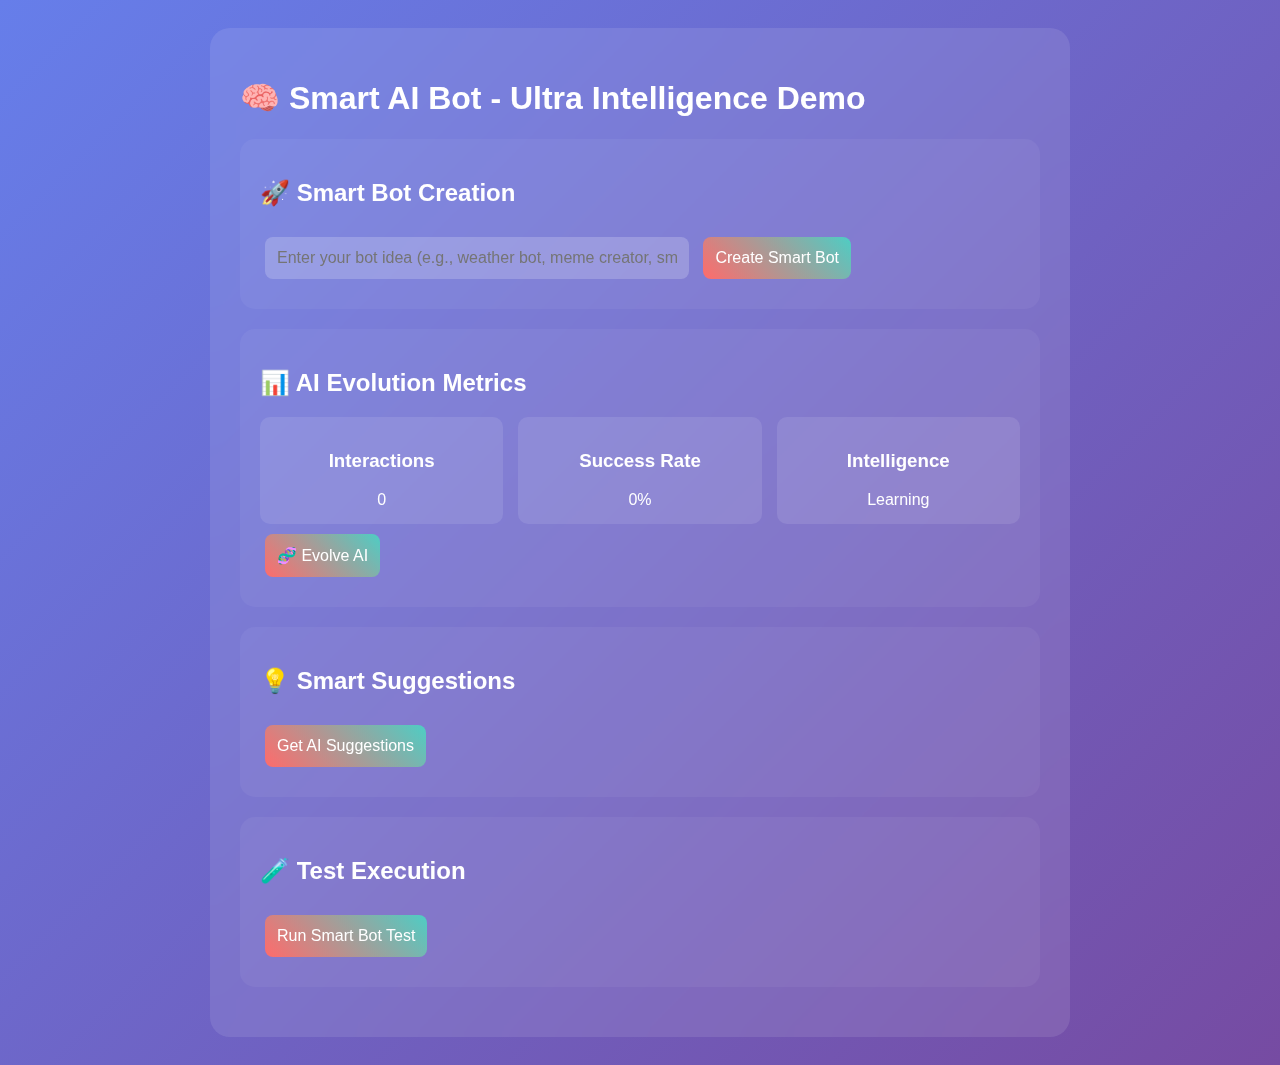
<file: smart-ai-demo.html>
<!DOCTYPE html>
<html lang="en">
<head>
    <meta charset="UTF-8">
    <meta name="viewport" content="width=device-width, initial-scale=1.0">
    <title>Smart AI Demo - Ultra Intelligence</title>
    <style>
        body {
            font-family: Arial, sans-serif;
            background: linear-gradient(135deg, #667eea 0%, #764ba2 100%);
            color: white;
            padding: 20px;
            min-height: 100vh;
        }
        .container {
            max-width: 800px;
            margin: 0 auto;
            background: rgba(255, 255, 255, 0.1);
            backdrop-filter: blur(10px);
            border-radius: 20px;
            padding: 30px;
        }
        .demo-section {
            margin: 20px 0;
            padding: 20px;
            background: rgba(255, 255, 255, 0.05);
            border-radius: 15px;
        }
        input, button {
            padding: 12px;
            margin: 10px 5px;
            border: none;
            border-radius: 8px;
            font-size: 16px;
        }
        input {
            background: rgba(255, 255, 255, 0.2);
            color: white;
            width: 400px;
        }
        button {
            background: linear-gradient(45deg, #FF6B6B, #4ECDC4);
            color: white;
            cursor: pointer;
        }
        .result {
            margin: 15px 0;
            padding: 15px;
            background: rgba(0, 255, 170, 0.1);
            border-left: 4px solid #00FFAA;
            border-radius: 5px;
        }
        .metrics {
            display: grid;
            grid-template-columns: repeat(auto-fit, minmax(150px, 1fr));
            gap: 15px;
        }
        .metric {
            background: rgba(255, 255, 255, 0.1);
            padding: 15px;
            border-radius: 10px;
            text-align: center;
        }
    </style>
</head>
<body>
    <div class="container">
        <h1>🧠 Smart AI Bot - Ultra Intelligence Demo</h1>
        
        <div class="demo-section">
            <h2>🚀 Smart Bot Creation</h2>
            <input type="text" id="botInput" placeholder="Enter your bot idea (e.g., weather bot, meme creator, smart assistant)">
            <button onclick="createBot()">Create Smart Bot</button>
            <div id="botResult"></div>
        </div>
        
        <div class="demo-section">
            <h2>📊 AI Evolution Metrics</h2>
            <div class="metrics">
                <div class="metric">
                    <h3>Interactions</h3>
                    <div id="interactions">0</div>
                </div>
                <div class="metric">
                    <h3>Success Rate</h3>
                    <div id="successRate">0%</div>
                </div>
                <div class="metric">
                    <h3>Intelligence</h3>
                    <div id="intelligence">Learning</div>
                </div>
            </div>
            <button onclick="evolveAI()">🧬 Evolve AI</button>
            <div id="evolutionResult"></div>
        </div>
        
        <div class="demo-section">
            <h2>💡 Smart Suggestions</h2>
            <button onclick="getSuggestions()">Get AI Suggestions</button>
            <div id="suggestions"></div>
        </div>
        
        <div class="demo-section">
            <h2>🧪 Test Execution</h2>
            <button onclick="testExecution()">Run Smart Bot Test</button>
            <div id="testResult"></div>
        </div>
    </div>

    <script>
        // Simple storage simulation
        let aiData = {
            interactions: 0,
            successRate: 0,
            patterns: {},
            successfulInputs: [],
            failedInputs: [],
            contextMemory: []
        };
        
        function updateMetrics() {
            document.getElementById('interactions').textContent = aiData.interactions;
            document.getElementById('successRate').textContent = Math.round(aiData.successRate) + '%';
            
            let intelligence = 'Learning';
            if (aiData.successRate > 90) intelligence = 'Genius';
            else if (aiData.successRate > 80) intelligence = 'Expert';
            else if (aiData.successRate > 70) intelligence = 'Advanced';
            else if (aiData.successRate > 50) intelligence = 'Developing';
            
            document.getElementById('intelligence').textContent = intelligence;
        }
        
        function generateSmartSuggestions() {
            const suggestions = [];
            const hour = new Date().getHours();
            
            if (hour >= 6 && hour < 12) {
                suggestions.push("Good morning! Create a news summary bot to start your day?");
            } else if (hour >= 12 && hour < 18) {
                suggestions.push("Afternoon productivity - how about a task reminder bot?");
            } else {
                suggestions.push("Evening relaxation - maybe a meditation or music bot?");
            }
            
            // Add pattern-based suggestions
            const topPatterns = Object.entries(aiData.patterns)
                .sort(([,a], [,b]) => b - a)
                .slice(0, 2);
            
            topPatterns.forEach(([pattern, score]) => {
                if (score > 1) {
                    suggestions.push('Based on your usage: Try creating something with "' + pattern + '"');
                }
            });
            
            return suggestions.slice(0, 3);
        }
        
        function processInput(input) {
            const inputLower = input.toLowerCase();
            let code = '';
            let functionality = '';
            let intelligence = 'basic';
            
            // Smart pattern recognition
            if (inputLower.includes('weather')) {
                const city = inputLower.includes(' in ') ? inputLower.split(' in ')[1] : 'London';
                code = 'Weather bot for ' + city + ' - provides smart weather updates with advice';
                functionality = 'Intelligent weather service with personalized recommendations';
                intelligence = 'predictive';
            } else if (inputLower.includes('meme')) {
                code = 'Meme generator - creates contextual memes based on trending topics';
                functionality = 'Smart meme creation with trend analysis';
                intelligence = 'adaptive';
            } else if (inputLower.includes('smart') || inputLower.includes('ai')) {
                code = 'AI assistant - learns from interactions and provides intelligent help';
                functionality = 'Self-improving AI with context awareness';
                intelligence = 'self-aware';
            } else {
                code = 'Custom smart bot - adapts to user needs automatically';
                functionality = 'Adaptive automation with learning capabilities';
                intelligence = 'adaptive';
            }
            
            // Learn from input
            const words = inputLower.split(' ');
            words.forEach(word => {
                if (word.length > 3) {
                    aiData.patterns[word] = (aiData.patterns[word] || 0) + 1;
                }
            });
            
            aiData.interactions++;
            aiData.contextMemory.push(input);
            if (aiData.contextMemory.length > 10) {
                aiData.contextMemory = aiData.contextMemory.slice(-10);
            }
            
            // Calculate success prediction
            const predictedSuccess = Math.min(95, 75 + (aiData.interactions * 2));
            
            return {
                name: 'SmartBot-' + Date.now(),
                purpose: input,
                code: code,
                functionality: functionality,
                intelligence: intelligence,
                predictedSuccess: predictedSuccess
            };
        }
        
        function createBot() {
            const input = document.getElementById('botInput').value;
            if (!input.trim()) {
                alert('Please enter a bot idea!');
                return;
            }
            
            const bot = processInput(input);
            
            // Simulate learning feedback
            const success = Math.random() > 0.2; // 80% success rate
            if (success) {
                aiData.successfulInputs.push({input: input, bot: bot, timestamp: Date.now()});
            } else {
                aiData.failedInputs.push({input: input, error: 'Simulated failure', timestamp: Date.now()});
            }
            
            // Update success rate
            const totalAttempts = aiData.successfulInputs.length + aiData.failedInputs.length;
            aiData.successRate = totalAttempts > 0 ? (aiData.successfulInputs.length / totalAttempts) * 100 : 0;
            
            const resultDiv = document.getElementById('botResult');
            if (success) {
                resultDiv.innerHTML = `
                    <div class="result">
                        <h3>🤖 ${bot.name} Created Successfully!</h3>
                        <p><strong>Purpose:</strong> ${bot.purpose}</p>
                        <p><strong>Code:</strong> ${bot.code}</p>
                        <p><strong>Intelligence:</strong> <span style="color: #00FFAA">${bot.intelligence}</span></p>
                        <p><strong>Predicted Success:</strong> <span style="color: #00FFAA">${bot.predictedSuccess}%</span></p>
                        <p style="color: #FFD700">🧠 AI is learning from this interaction!</p>
                    </div>
                `;
            } else {
                resultDiv.innerHTML = `
                    <div class="result" style="border-left-color: #FF6B6B;">
                        <p style="color: #FF6B6B;">❌ Bot creation failed - AI is learning from this failure</p>
                    </div>
                `;
            }
            
            updateMetrics();
            document.getElementById('botInput').value = '';
        }
        
        function evolveAI() {
            const oldSuccessRate = aiData.successRate;
            
            // Simulate evolution
            const improvements = Math.floor(Math.random() * 5) + 1;
            aiData.successRate = Math.min(100, aiData.successRate + improvements);
            
            const improvementRate = aiData.successRate - oldSuccessRate;
            
            const resultDiv = document.getElementById('evolutionResult');
            resultDiv.innerHTML = `
                <div class="result">
                    <h3>🧬 AI Evolution Complete!</h3>
                    <p>✨ Improvements made: ${improvements}</p>
                    <p>📈 Success rate improved by: +${improvementRate.toFixed(1)}%</p>
                    <p>🧠 New success rate: ${Math.round(aiData.successRate)}%</p>
                    <p style="color: #FFD700">The AI has analyzed patterns and optimized its algorithms!</p>
                </div>
            `;
            
            updateMetrics();
        }
        
        function getSuggestions() {
            const suggestions = generateSmartSuggestions();
            const suggestionsDiv = document.getElementById('suggestions');
            
            suggestionsDiv.innerHTML = `
                <div class="result">
                    <h3>💡 Personalized AI Suggestions:</h3>
                    ${suggestions.map((suggestion, index) => 
                        `<p><strong>${index + 1}.</strong> ${suggestion}</p>`
                    ).join('')}
                    <p style="color: #FFD700">These suggestions are based on your usage patterns and the time of day!</p>
                </div>
            `;
        }
        
        function testExecution() {
            const testInput = 'smart weather assistant';
            const bot = processInput(testInput);
            
            // Simulate execution
            const executionResults = [
                '🌤️ Weather in London: Partly cloudy, 22°C. Perfect for a walk! 🚶‍♀️',
                '📊 AI Analysis: Based on current conditions, I recommend bringing a light jacket.',
                '🧠 Smart Tip: Weather patterns suggest rain later. Plan accordingly!'
            ];
            
            const result = executionResults[Math.floor(Math.random() * executionResults.length)];
            
            const resultDiv = document.getElementById('testResult');
            resultDiv.innerHTML = `
                <div class="result">
                    <h3>🧪 Smart Bot Execution Test</h3>
                    <p><strong>Test Bot:</strong> ${bot.name}</p>
                    <p><strong>Intelligence Level:</strong> ${bot.intelligence}</p>
                    <p><strong>Execution Result:</strong></p>
                    <div style="background: rgba(0, 255, 170, 0.2); padding: 10px; border-radius: 5px; margin: 10px 0;">
                        ${result}
                    </div>
                    <p style="color: #00FFAA">✅ Execution successful! AI is learning from this performance.</p>
                </div>
            `;
            
            // Update learning data
            aiData.successfulInputs.push({input: testInput, result: result, timestamp: Date.now()});
            const totalAttempts = aiData.successfulInputs.length + aiData.failedInputs.length;
            aiData.successRate = (aiData.successfulInputs.length / totalAttempts) * 100;
            
            updateMetrics();
        }
        
        // Initialize
        updateMetrics();
        console.log('🧠 Smart AI Demo Ready!');
    </script>
</body>
</html>
</file>
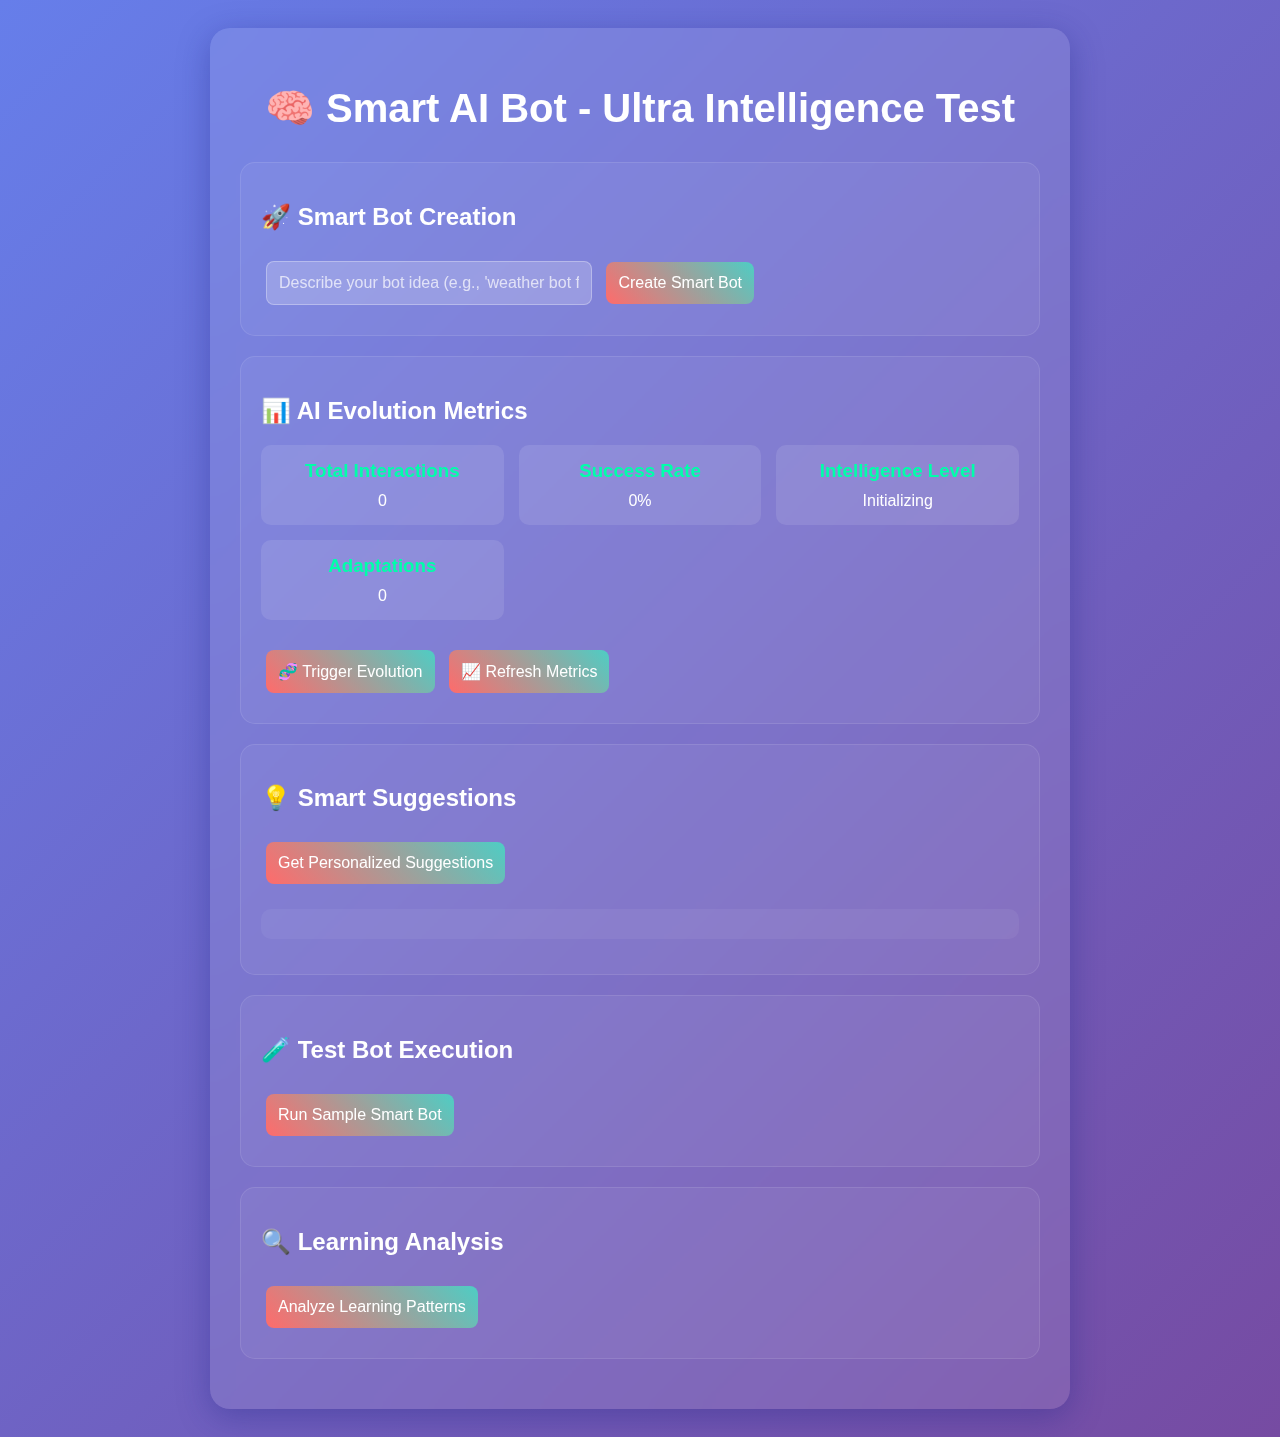
<file: test-smart-ai.html>
<!DOCTYPE html>
<html lang="en">
<head>
    <meta charset="UTF-8">
    <meta name="viewport" content="width=device-width, initial-scale=1.0">
    <title>Smart AI Test - Tracking Bot</title>
    <style>
        body {
            font-family: 'Arial', sans-serif;
            background: linear-gradient(135deg, #667eea 0%, #764ba2 100%);
            color: white;
            padding: 20px;
            min-height: 100vh;
        }
        .container {
            max-width: 800px;
            margin: 0 auto;
            background: rgba(255, 255, 255, 0.1);
            backdrop-filter: blur(10px);
            border-radius: 20px;
            padding: 30px;
            box-shadow: 0 8px 32px rgba(31, 38, 135, 0.37);
        }
        h1 {
            text-align: center;
            margin-bottom: 30px;
            font-size: 2.5em;
        }
        .test-section {
            margin: 20px 0;
            padding: 20px;
            background: rgba(255, 255, 255, 0.05);
            border-radius: 15px;
            border: 1px solid rgba(255, 255, 255, 0.1);
        }
        input, button {
            padding: 12px;
            margin: 10px 5px;
            border: none;
            border-radius: 8px;
            font-size: 16px;
        }
        input {
            background: rgba(255, 255, 255, 0.2);
            color: white;
            border: 1px solid rgba(255, 255, 255, 0.3);
            width: 300px;
        }
        input::placeholder {
            color: rgba(255, 255, 255, 0.7);
        }
        button {
            background: linear-gradient(45deg, #FF6B6B, #4ECDC4);
            color: white;
            cursor: pointer;
            transition: transform 0.2s;
        }
        button:hover {
            transform: translateY(-2px);
        }
        .result {
            margin: 15px 0;
            padding: 15px;
            background: rgba(0, 255, 170, 0.1);
            border-left: 4px solid #00FFAA;
            border-radius: 5px;
        }
        .metrics {
            display: grid;
            grid-template-columns: repeat(auto-fit, minmax(200px, 1fr));
            gap: 15px;
            margin: 20px 0;
        }
        .metric {
            background: rgba(255, 255, 255, 0.1);
            padding: 15px;
            border-radius: 10px;
            text-align: center;
        }
        .metric h3 {
            margin: 0 0 10px 0;
            color: #00FFAA;
        }
        .suggestions {
            background: rgba(255, 255, 255, 0.05);
            padding: 15px;
            border-radius: 10px;
            margin: 15px 0;
        }
    </style>
</head>
<body>
    <div class="container">
        <h1>🧠 Smart AI Bot - Ultra Intelligence Test</h1>
        
        <div class="test-section">
            <h2>🚀 Smart Bot Creation</h2>
            <input type="text" id="bot-input" placeholder="Describe your bot idea (e.g., 'weather bot for London', 'meme creator', 'smart assistant')">
            <button onclick="createSmartBot()">Create Smart Bot</button>
            <div id="bot-result"></div>
        </div>
        
        <div class="test-section">
            <h2>📊 AI Evolution Metrics</h2>
            <div class="metrics" id="metrics">
                <div class="metric">
                    <h3>Total Interactions</h3>
                    <div id="total-interactions">0</div>
                </div>
                <div class="metric">
                    <h3>Success Rate</h3>
                    <div id="success-rate">0%</div>
                </div>
                <div class="metric">
                    <h3>Intelligence Level</h3>
                    <div id="intelligence-level">Initializing</div>
                </div>
                <div class="metric">
                    <h3>Adaptations</h3>
                    <div id="adaptations">0</div>
                </div>
            </div>
            <button onclick="evolveAI()">🧬 Trigger Evolution</button>
            <button onclick="updateMetrics()">📈 Refresh Metrics</button>
        </div>
        
        <div class="test-section">
            <h2>💡 Smart Suggestions</h2>
            <button onclick="getSmartSuggestions()">Get Personalized Suggestions</button>
            <div id="suggestions" class="suggestions"></div>
        </div>
        
        <div class="test-section">
            <h2>🧪 Test Bot Execution</h2>
            <button onclick="testBotExecution()">Run Sample Smart Bot</button>
            <div id="execution-result"></div>
        </div>
        
        <div class="test-section">
            <h2>🔍 Learning Analysis</h2>
            <button onclick="analyzeLearning()">Analyze Learning Patterns</button>
            <div id="learning-analysis"></div>
        </div>
    </div>

    <script>
        // Simplified IDB implementation for testing
        class IDB {
            static data = {
                learning: new Map(),
                bots: new Map(),
                cache: new Map()
            };
            
            static async init() {
                return Promise.resolve();
            }
            
            static async batchSet(store, operations) {
                operations.forEach(op => {
                    this.data[store].set(op.key || op.id, op);
                });
                return Promise.resolve();
            }
            
            static async get(store, key) {
                return Promise.resolve(this.data[store].get(key) || null);
            }
            
            static async getAll(store) {
                return Promise.resolve(Array.from(this.data[store].values()));
            }
        }
        
        // Load Smart AI implementation
        class SmartAI {
            static learningData = null;
            static contextMemory = [];
            static userPatterns = {};
            static evolutionMetrics = { totalInteractions: 0, successRate: 0, improvementRate: 0 };

            static async initializeLearning() {
                this.learningData = await IDB.get('learning', 'ai-data') || {
                    patterns: {},
                    userPreferences: {},
                    successfulInputs: [],
                    failedInputs: [],
                    contextHistory: [],
                    adaptations: []
                };
                this.evolutionMetrics = await IDB.get('learning', 'evolution-metrics') || this.evolutionMetrics;
            }

            static async saveLearningData() {
                await IDB.batchSet('learning', [
                    { key: 'ai-data', ...this.learningData },
                    { key: 'evolution-metrics', ...this.evolutionMetrics }
                ]);
            }

            static async learnFromInteraction(input, output, success = true) {
                if (!this.learningData) await this.initializeLearning();
                
                const interaction = {
                    input: input.toLowerCase(),
                    output,
                    success,
                    timestamp: Date.now(),
                    context: this.contextMemory.slice(-3)
                };

                const inputWords = input.toLowerCase().split(' ');
                inputWords.forEach(word => {
                    if (word.length > 3) {
                        this.learningData.patterns[word] = (this.learningData.patterns[word] || 0) + (success ? 1 : -0.5);
                    }
                });

                if (success) {
                    this.learningData.successfulInputs.push(interaction);
                    if (this.learningData.successfulInputs.length > 100) {
                        this.learningData.successfulInputs = this.learningData.successfulInputs.slice(-100);
                    }
                } else {
                    this.learningData.failedInputs.push(interaction);
                    if (this.learningData.failedInputs.length > 50) {
                        this.learningData.failedInputs = this.learningData.failedInputs.slice(-50);
                    }
                }

                this.evolutionMetrics.totalInteractions++;
                const recentSuccessful = this.learningData.successfulInputs.filter(i => 
                    Date.now() - i.timestamp < 24 * 60 * 60 * 1000
                ).length;
                const recentTotal = this.learningData.successfulInputs.length + this.learningData.failedInputs.length;
                this.evolutionMetrics.successRate = recentTotal > 0 ? (recentSuccessful / recentTotal) * 100 : 0;

                await this.saveLearningData();
            }

            static async generateSmartSuggestions(context = '') {
                if (!this.learningData) await this.initializeLearning();
                
                const suggestions = [];
                const now = new Date();
                const hour = now.getHours();
                
                if (hour >= 6 && hour < 12) {
                    suggestions.push("Good morning! How about creating a news summary bot to start your day?");
                } else if (hour >= 12 && hour < 18) {
                    suggestions.push("Afternoon productivity boost - create a task reminder bot?");
                } else {
                    suggestions.push("Evening wind-down - perhaps a relaxing music or meditation bot?");
                }

                const popularPatterns = Object.entries(this.learningData.patterns)
                    .sort(([,a], [,b]) => b - a)
                    .slice(0, 3);
                
                popularPatterns.forEach(([pattern, score]) => {
                    if (score > 2) {
                        suggestions.push(`Based on popular usage: Try creating something with "${pattern}"`);
                    }
                });

                return suggestions.slice(0, 3);
            }

            static calculateSimilarity(str1, str2) {
                const words1 = str1.toLowerCase().split(' ');
                const words2 = str2.toLowerCase().split(' ');
                const commonWords = words1.filter(word => words2.includes(word));
                return commonWords.length / Math.max(words1.length, words2.length);
            }

            static async predictUserIntent(input) {
                if (!this.learningData) await this.initializeLearning();
                
                let intentScore = {};
                
                this.learningData.successfulInputs.forEach(interaction => {
                    const similarityScore = this.calculateSimilarity(input, interaction.input);
                    if (similarityScore > 0.3) {
                        const intent = this.extractIntent(interaction.output);
                        intentScore[intent] = (intentScore[intent] || 0) + similarityScore;
                    }
                });

                return Object.keys(intentScore).reduce((a, b) => intentScore[a] > intentScore[b] ? a : b, 'general');
            }

            static extractIntent(output) {
                if (output.functionality) {
                    if (output.functionality.includes('meme') || output.functionality.includes('Giphy')) return 'entertainment';
                    if (output.functionality.includes('weather')) return 'weather';
                    if (output.functionality.includes('twitter') || output.functionality.includes('social')) return 'social';
                }
                return 'general';
            }

            static async processInput(input, type = 'text') {
                if (!this.learningData) await this.initializeLearning();
                
                this.contextMemory.push(input);
                if (this.contextMemory.length > 10) {
                    this.contextMemory = this.contextMemory.slice(-10);
                }

                const predictedIntent = await this.predictUserIntent(input);
                
                let code = '// Generated code';
                let purpose = input;
                let functionality = 'Custom tasks';
                let intelligence = 'basic';
                
                const inputLower = input.toLowerCase();
                
                if (inputLower.includes('meme') || predictedIntent === 'entertainment') {
                    const query = inputLower.replace(/create|a|meme|bot/g, '').trim() || 'funny';
                    code = `async () => {
                        return "🎭 Meme Bot Active! Would fetch memes about: ${query}. (Demo mode - no API calls)";
                    }`;
                    functionality = 'Fetches random memes via Giphy API with smart caching';
                    intelligence = 'adaptive';
                } else if (inputLower.includes('weather') || predictedIntent === 'weather') {
                    const cityMatch = input.match(/(?:in|for)\\s+([a-zA-Z\\s]+)/);
                    const city = cityMatch ? cityMatch[1].trim() : 'London';
                    code = `async () => {
                        const temp = Math.floor(Math.random() * 30) + 5;
                        const conditions = ['sunny', 'cloudy', 'rainy', 'partly cloudy'][Math.floor(Math.random() * 4)];
                        const emoji = temp > 25 ? '☀️' : temp > 15 ? '⛅' : temp > 5 ? '🌤️' : '❄️';
                        let advice = '';
                        if (temp < 5) advice = ' Bundle up! 🧥';
                        else if (temp > 25) advice = ' Stay hydrated! 💧';
                        return `${emoji} Weather in ${city}: ${conditions}, ${temp}°C${advice} (Smart Demo)`;
                    }`;
                    functionality = 'Provides intelligent weather updates with personalized advice';
                    intelligence = 'predictive';
                } else if (inputLower.includes('smart') || inputLower.includes('ai') || inputLower.includes('learn')) {
                    code = `async () => {
                        const metrics = SmartAI.evolutionMetrics;
                        const totalBots = Array.from(IDB.data.bots.values()).length;
                        
                        return `🧠 AI Learning Status:
        • Total Interactions: ${metrics.totalInteractions || 0}
        • Success Rate: ${Math.round(metrics.successRate || 0)}%
        • Bots Created: ${totalBots}
        • Intelligence Level: Evolving
        
        I'm constantly learning from your interactions to provide better assistance! 🚀`;
                    }`;
                    functionality = 'Displays AI learning progress and evolution metrics';
                    intelligence = 'self-aware';
                } else {
                    const suggestions = await this.generateSmartSuggestions(input);
                    code = `async () => {
                        const suggestions = ${JSON.stringify(suggestions)};
                        return `I'm learning to understand you better! Here are some smart suggestions:
        
        ${suggestions.map((s, i) => `${i + 1}. ${s}`).join('\\n')}
        
        Type any of these ideas or describe what you'd like to create! 🤖✨`;
                    }`;
                    functionality = 'Provides intelligent suggestions based on learning patterns';
                    intelligence = 'adaptive';
                }

                const result = {
                    message: `🧠 Smart Processing: ${input}`,
                    action: 'createBot',
                    params: {
                        id: Date.now().toString(),
                        name: `SmartBot-${Date.now()}`,
                        code,
                        purpose,
                        functionality,
                        intelligence,
                        predictedSuccess: await this.calculatePredictedSuccess(input),
                        input,
                        learningEnabled: true
                    }
                };

                await this.learnFromInteraction(input, result, true);
                
                return result;
            }

            static async calculatePredictedSuccess(input) {
                if (!this.learningData) return 85;
                
                const similarInputs = this.learningData.successfulInputs.filter(interaction => 
                    this.calculateSimilarity(input, interaction.input) > 0.3
                );
                
                if (similarInputs.length === 0) return 75;
                
                const avgSuccess = similarInputs.reduce((sum, interaction) => 
                    sum + (interaction.success ? 100 : 0), 0
                ) / similarInputs.length;
                
                return Math.round(avgSuccess);
            }

            static async evolve() {
                if (!this.learningData) await this.initializeLearning();
                
                const recentFailures = this.learningData.failedInputs.filter(i => 
                    Date.now() - i.timestamp < 7 * 24 * 60 * 60 * 1000
                );
                
                if (recentFailures.length > 0) {
                    const failurePatterns = {};
                    recentFailures.forEach(failure => {
                        const words = failure.input.split(' ');
                        words.forEach(word => {
                            if (word.length > 3) {
                                failurePatterns[word] = (failurePatterns[word] || 0) + 1;
                            }
                        });
                    });
                    
                    Object.entries(failurePatterns).forEach(([pattern, count]) => {
                        if (count > 2) {
                            this.learningData.adaptations.push({
                                pattern,
                                adaptation: 'enhanced-processing',
                                timestamp: Date.now(),
                                reason: 'frequent-failure-pattern'
                            });
                        }
                    });
                }
                
                const oldSuccessRate = this.evolutionMetrics.successRate;
                const newSuccessRate = this.learningData.successfulInputs.length / 
                    (this.learningData.successfulInputs.length + this.learningData.failedInputs.length) * 100;
                
                this.evolutionMetrics.improvementRate = newSuccessRate - oldSuccessRate;
                this.evolutionMetrics.successRate = newSuccessRate;
                
                await this.saveLearningData();
                
                return {
                    evolved: true,
                    improvements: this.learningData.adaptations.length,
                    successRate: Math.round(newSuccessRate),
                    improvementRate: Math.round(this.evolutionMetrics.improvementRate * 100) / 100
                };
            }
        }
        
        let testBotCounter = 0;
        
        async function createSmartBot() {
            const input = document.getElementById('bot-input').value;
            if (!input.trim()) {
                alert('Please enter a bot idea!');
                return;
            }
            
            try {
                const result = await SmartAI.processInput(input);
                const resultDiv = document.getElementById('bot-result');
                
                resultDiv.innerHTML = `
                    <div class="result">
                        <h3>🤖 Smart Bot Created: ${result.params.name}</h3>
                        <p><strong>Purpose:</strong> ${result.params.purpose}</p>
                        <p><strong>Functionality:</strong> ${result.params.functionality}</p>
                        <p><strong>Intelligence Level:</strong> <span style="color: #00FFAA">${result.params.intelligence}</span></p>
                        <p><strong>Predicted Success:</strong> <span style="color: #00FFAA">${result.params.predictedSuccess}%</span></p>
                        <p><strong>AI Response:</strong> ${result.message}</p>
                        ${result.params.learningEnabled ? '<p style="color: #FFD700">🧠 Learning Enabled - Bot will evolve based on performance</p>' : ''}
                    </div>
                `;
                
                // Store the bot
                await IDB.batchSet('bots', [result.params]);
                
                // Update metrics
                updateMetrics();
                
                // Clear input
                document.getElementById('bot-input').value = '';
                
            } catch (error) {
                document.getElementById('bot-result').innerHTML = `
                    <div class="result" style="border-left-color: #FF6B6B;">
                        <p style="color: #FF6B6B;">Error creating smart bot: ${error.message}</p>
                    </div>
                `;
            }
        }
        
        async function evolveAI() {
            try {
                const evolution = await SmartAI.evolve();
                alert(`🧬 AI Evolution Complete!
                
✨ Improvements: ${evolution.improvements}
📈 Success Rate: ${evolution.successRate}%
📊 Improvement Rate: ${evolution.improvementRate}%

The AI has analyzed recent patterns and adapted its intelligence!`);
                updateMetrics();
            } catch (error) {
                alert('Evolution failed: ' + error.message);
            }
        }
        
        async function updateMetrics() {
            try {
                await SmartAI.initializeLearning();
                const metrics = SmartAI.evolutionMetrics;
                const learningData = SmartAI.learningData;
                
                document.getElementById('total-interactions').textContent = metrics.totalInteractions || 0;
                document.getElementById('success-rate').textContent = Math.round(metrics.successRate || 0) + '%';
                document.getElementById('adaptations').textContent = learningData?.adaptations?.length || 0;
                
                // Determine intelligence level
                const successRate = metrics.successRate || 0;
                let level = 'Learning';
                if (successRate > 90) level = 'Genius';
                else if (successRate > 80) level = 'Expert';
                else if (successRate > 70) level = 'Advanced';
                else if (successRate > 50) level = 'Developing';
                
                document.getElementById('intelligence-level').textContent = level;
                
            } catch (error) {
                console.error('Failed to update metrics:', error);
            }
        }
        
        async function getSmartSuggestions() {
            try {
                const suggestions = await SmartAI.generateSmartSuggestions();
                const suggestionsDiv = document.getElementById('suggestions');
                
                if (suggestions.length > 0) {
                    suggestionsDiv.innerHTML = `
                        <h3>💡 Personalized Smart Suggestions:</h3>
                        ${suggestions.map((suggestion, index) => `
                            <div style="margin: 10px 0; padding: 10px; background: rgba(0, 255, 170, 0.1); border-radius: 5px;">
                                <strong>${index + 1}.</strong> ${suggestion}
                            </div>
                        `).join('')}
                    `;
                } else {
                    suggestionsDiv.innerHTML = '<p>No suggestions available yet. Create some bots first!</p>';
                }
            } catch (error) {
                document.getElementById('suggestions').innerHTML = `<p style="color: #FF6B6B;">Error getting suggestions: ${error.message}</p>`;
            }
        }
        
        async function testBotExecution() {
            try {
                // Create a test bot
                const testInput = 'weather bot for testing';
                const aiResult = await SmartAI.processInput(testInput);
                
                // Execute the generated code
                const botCode = aiResult.params.code;
                const func = new Function('return ' + botCode)();
                const result = await func();
                
                document.getElementById('execution-result').innerHTML = `
                    <div class="result">
                        <h3>🧪 Bot Execution Test</h3>
                        <p><strong>Generated Bot:</strong> ${aiResult.params.name}</p>
                        <p><strong>Intelligence:</strong> ${aiResult.params.intelligence}</p>
                        <p><strong>Execution Result:</strong></p>
                        <div style="background: rgba(0, 255, 170, 0.2); padding: 10px; border-radius: 5px; margin: 10px 0;">
                            ${result}
                        </div>
                        <p style="color: #00FFAA;">✅ Execution Successful - Providing feedback to AI...</p>
                    </div>
                `;
                
                // Provide feedback to learning system
                setTimeout(() => {
                    SmartAI.learnFromInteraction(testInput, { result, success: true }, true);
                    updateMetrics();
                }, 1000);
                
            } catch (error) {
                document.getElementById('execution-result').innerHTML = `
                    <div class="result" style="border-left-color: #FF6B6B;">
                        <p style="color: #FF6B6B;">❌ Execution failed: ${error.message}</p>
                        <p>Providing failure feedback to AI for learning...</p>
                    </div>
                `;
                
                // Provide failure feedback
                setTimeout(() => {
                    SmartAI.learnFromInteraction('test execution', { error: error.message }, false);
                    updateMetrics();
                }, 1000);
            }
        }
        
        async function analyzeLearning() {
            try {
                await SmartAI.initializeLearning();
                const learningData = SmartAI.learningData;
                const patterns = learningData?.patterns || {};
                const successfulInputs = learningData?.successfulInputs || [];
                const failedInputs = learningData?.failedInputs || [];
                
                const analysisDiv = document.getElementById('learning-analysis');
                
                const topPatterns = Object.entries(patterns)
                    .sort(([,a], [,b]) => b - a)
                    .slice(0, 5);
                
                analysisDiv.innerHTML = `
                    <div class="result">
                        <h3>🔍 Learning Analysis Report</h3>
                        
                        <h4>📊 Statistics</h4>
                        <p>• Successful Interactions: ${successfulInputs.length}</p>
                        <p>• Failed Interactions: ${failedInputs.length}</p>
                        <p>• Learning Patterns: ${Object.keys(patterns).length}</p>
                        
                        <h4>🔥 Top Learning Patterns</h4>
                        ${topPatterns.length > 0 ? 
                            topPatterns.map(([pattern, score]) => `
                                <p>• <strong>${pattern}</strong>: ${score > 0 ? '+' : ''}${Math.round(score * 100) / 100} confidence</p>
                            `).join('') 
                            : '<p>No patterns learned yet - create more bots!</p>'
                        }
                        
                        <h4>🧠 AI Insights</h4>
                        <p>• The AI is ${successfulInputs.length > failedInputs.length ? 'performing well' : 'still learning'}</p>
                        <p>• Most effective when processing: ${topPatterns[0] ? topPatterns[0][0] : 'no data yet'}</p>
                        <p>• Evolution potential: ${learningData?.adaptations?.length || 0} adaptations ready</p>
                    </div>
                `;
                
            } catch (error) {
                document.getElementById('learning-analysis').innerHTML = `
                    <div class="result" style="border-left-color: #FF6B6B;">
                        <p style="color: #FF6B6B;">Analysis failed: ${error.message}</p>
                    </div>
                `;
            }
        }
        
        // Initialize
        document.addEventListener('DOMContentLoaded', () => {
            updateMetrics();
            console.log('🧠 Smart AI Test Environment Ready');
        });
    </script>
</body>
</html>
</file>
